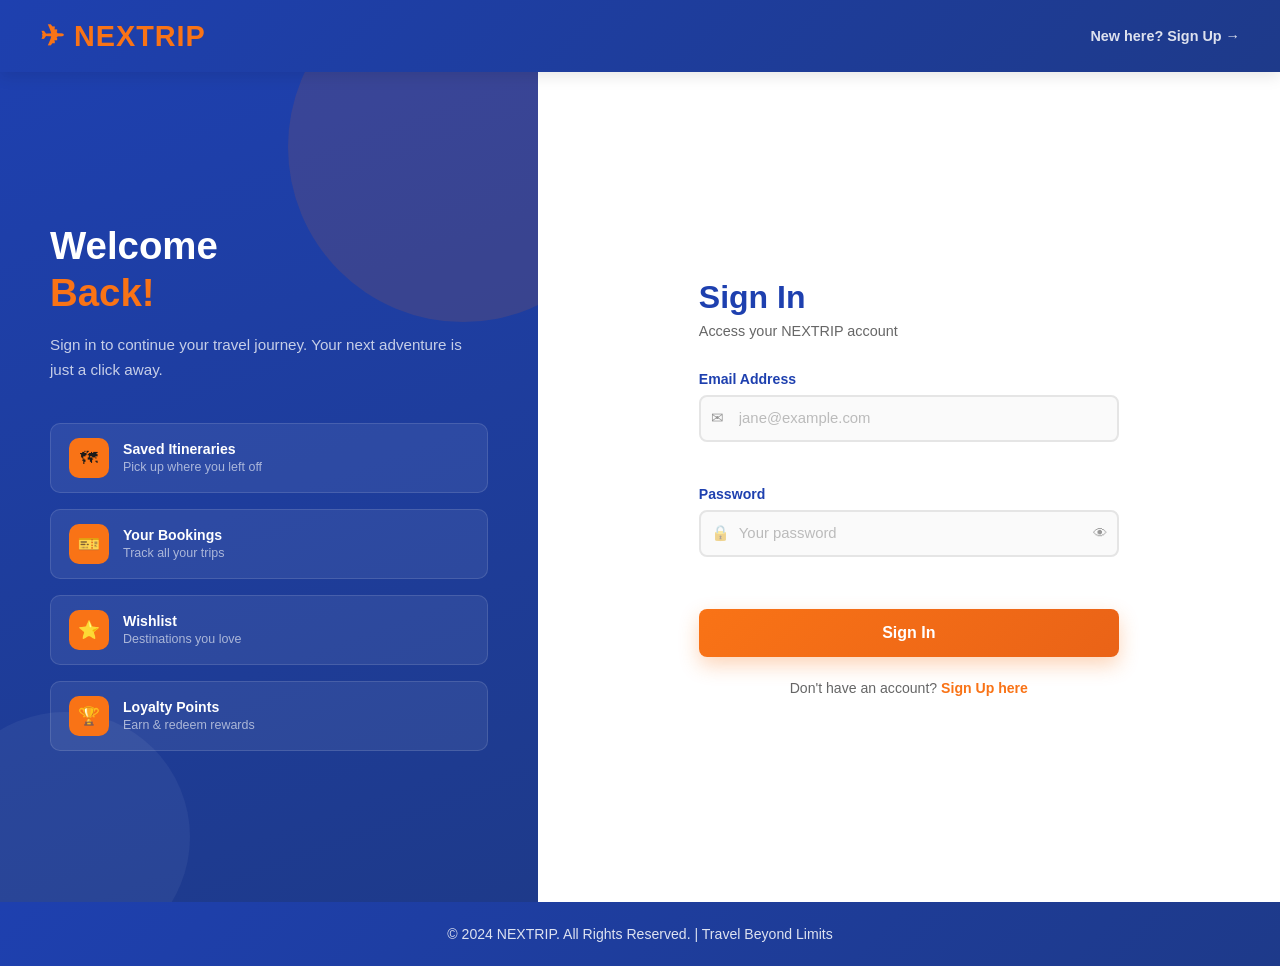
<file: SignIn.html>
<!DOCTYPE html>
<html lang="en">
<head>
    <meta charset="UTF-8">
    <meta name="viewport" content="width=device-width, initial-scale=1.0">
    <title>NEXTRIP - Sign In</title>
    <link href="https://fonts.googleapis.com/css2?family=Poppins:wght@300;400;600;700;800&family=Inter:wght@300;400;600&display=swap" rel="css/stylesheet">
    <style>
        :root {
            --primary: #1e40af;
            --primary-dark: #1e3a8a;
            --secondary: #f97316;
            --secondary-dark: #ea6317;
            --text-dark: #1a1a1a;
            --text-light: #ffffff;
            --bg-light: #f5f5f5;
            --border: #e5e5e5;
            --shadow: 0 4px 15px rgba(0,0,0,0.1);
            --shadow-lg: 0 10px 30px rgba(0,0,0,0.15);
            --error: #dc2626;
            --success: #16a34a;
        }

        * { margin: 0; padding: 0; box-sizing: border-box; }
        html { scroll-behavior: smooth; font-size: 16px; }

        body {
            font-family: 'Inter', sans-serif;
            color: var(--text-dark);
            background: var(--bg-light);
            min-height: 100vh;
            display: flex;
            flex-direction: column;
        }

        a { text-decoration: none; color: inherit; transition: all 0.3s ease; }
        h1, h2, h3 { font-family: 'Poppins', sans-serif; font-weight: 700; }

        /* ── HEADER ── */
        .header {
            background: linear-gradient(135deg, var(--primary) 0%, var(--primary-dark) 100%);
            padding: 1.2rem 2rem;
            position: sticky;
            top: 0;
            z-index: 100;
            box-shadow: var(--shadow);
        }

        .header-inner {
            max-width: 1200px;
            margin: 0 auto;
            display: flex;
            justify-content: space-between;
            align-items: center;
        }

        .brand {
            font-family: 'Poppins', sans-serif;
            font-size: 1.8rem;
            font-weight: 800;
            color: var(--secondary);
            letter-spacing: 1px;
            text-decoration: none;
        }

        .header-link {
            color: rgba(255,255,255,0.85);
            font-size: 0.9rem;
            font-weight: 600;
            transition: color 0.3s;
        }

        .header-link:hover { color: var(--secondary); }

        /* ── MAIN LAYOUT ── */
        .page-wrap {
            flex: 1;
            display: flex;
            align-items: stretch;
            min-height: calc(100vh - 70px);
        }

        /* ── LEFT PANEL ── */
        .left-panel {
            width: 42%;
            background: linear-gradient(160deg, var(--primary) 0%, var(--primary-dark) 100%);
            padding: 60px 50px;
            display: flex;
            flex-direction: column;
            justify-content: center;
            position: relative;
            overflow: hidden;
        }

        .left-panel::before {
            content: '';
            position: absolute;
            width: 350px; height: 350px;
            border-radius: 50%;
            background: rgba(249,115,22,0.12);
            top: -100px; right: -100px;
        }

        .left-panel::after {
            content: '';
            position: absolute;
            width: 250px; height: 250px;
            border-radius: 50%;
            background: rgba(255,255,255,0.05);
            bottom: -60px; left: -60px;
        }

        .left-content { position: relative; z-index: 1; }

        .left-content h2 {
            font-family: 'Poppins', sans-serif;
            font-size: 2.4rem;
            font-weight: 800;
            color: var(--text-light);
            line-height: 1.2;
            margin-bottom: 1rem;
        }

        .left-content h2 span { color: var(--secondary); }

        .left-content p {
            color: rgba(255,255,255,0.75);
            font-size: 0.95rem;
            line-height: 1.7;
            margin-bottom: 2.5rem;
            font-weight: 300;
        }

        .perks { display: flex; flex-direction: column; gap: 1rem; }

        .perk {
            display: flex;
            align-items: center;
            gap: 14px;
            background: rgba(255,255,255,0.07);
            border: 1px solid rgba(255,255,255,0.12);
            border-radius: 10px;
            padding: 14px 18px;
            transition: background 0.3s;
        }

        .perk:hover { background: rgba(255,255,255,0.12); }

        .perk-icon {
            width: 40px; height: 40px;
            background: var(--secondary);
            border-radius: 10px;
            display: flex;
            align-items: center;
            justify-content: center;
            font-size: 1.1rem;
            flex-shrink: 0;
        }

        .perk-text strong {
            display: block;
            font-size: 0.88rem;
            font-weight: 600;
            color: var(--text-light);
        }

        .perk-text span {
            font-size: 0.78rem;
            color: rgba(255,255,255,0.6);
        }

        /* ── RIGHT PANEL ── */
        .right-panel {
            flex: 1;
            display: flex;
            align-items: center;
            justify-content: center;
            padding: 60px 50px;
            background: #ffffff;
        }

        .form-box {
            width: 100%;
            max-width: 420px;
            animation: slideUp 0.5s ease both;
        }

        @keyframes slideUp {
            from { opacity: 0; transform: translateY(30px); }
            to   { opacity: 1; transform: translateY(0); }
        }

        .form-box h1 {
            font-family: 'Poppins', sans-serif;
            font-size: 2rem;
            font-weight: 800;
            color: var(--primary);
            margin-bottom: 0.4rem;
        }

        .form-box .subtitle {
            color: #666;
            font-size: 0.9rem;
            margin-bottom: 2rem;
        }

        /* ── ALERT BOXES ── */
        .alert {
            display: none;
            align-items: center;
            gap: 10px;
            padding: 12px 16px;
            border-radius: 8px;
            font-size: 0.86rem;
            margin-bottom: 1.2rem;
        }

        .alert.show { display: flex; animation: slideUp 0.3s ease; }
        .alert.error  { background: #fef2f2; border: 1px solid #fecaca; color: var(--error); }
        .alert.success { background: #f0fdf4; border: 1px solid #bbf7d0; color: var(--success); }

        /* ── FORM FIELDS ── */
        .form-group { margin-bottom: 1.4rem; }

        .form-group label {
            display: block;
            font-weight: 600;
            color: var(--primary);
            margin-bottom: 0.5rem;
            font-size: 0.88rem;
        }

        .input-wrap { position: relative; }

        .input-wrap .icon {
            position: absolute;
            left: 12px;
            top: 50%;
            transform: translateY(-50%);
            font-size: 0.95rem;
            opacity: 0.45;
            pointer-events: none;
        }

        .input-wrap input {
            width: 100%;
            padding: 0.85rem 0.9rem 0.85rem 38px;
            border: 2px solid var(--border);
            border-radius: 8px;
            font-family: 'Inter', sans-serif;
            font-size: 0.93rem;
            color: var(--text-dark);
            background: #fafafa;
            transition: all 0.3s ease;
            outline: none;
        }

        .input-wrap input::placeholder { color: #bbb; }

        .input-wrap input:focus {
            border-color: var(--secondary);
            background: #fff;
            box-shadow: 0 0 0 3px rgba(249,115,22,0.12);
        }

        .input-wrap input.error {
            border-color: var(--error);
            box-shadow: 0 0 0 3px rgba(220,38,38,0.1);
        }

        .toggle-pw {
            position: absolute;
            right: 12px;
            top: 50%;
            transform: translateY(-50%);
            background: none;
            border: none;
            cursor: pointer;
            font-size: 0.9rem;
            color: #999;
            transition: color 0.2s;
            padding: 0;
        }

        .toggle-pw:hover { color: var(--primary); }

        .error-msg {
            display: block;
            color: var(--error);
            font-size: 0.8rem;
            margin-top: 0.35rem;
            min-height: 1rem;
        }

        /* ── SUBMIT BUTTON ── */
        .btn-submit {
            width: 100%;
            padding: 0.95rem;
            background: linear-gradient(135deg, var(--secondary) 0%, var(--secondary-dark) 100%);
            color: white;
            font-family: 'Poppins', sans-serif;
            font-size: 1rem;
            font-weight: 700;
            border: none;
            border-radius: 8px;
            cursor: pointer;
            margin-top: 0.5rem;
            transition: all 0.3s ease;
            box-shadow: 0 8px 20px rgba(249,115,22,0.3);
            position: relative;
            overflow: hidden;
        }

        .btn-submit:hover {
            transform: translateY(-2px);
            box-shadow: 0 12px 28px rgba(249,115,22,0.4);
        }

        .btn-submit:active { transform: translateY(0); }

        .btn-submit.loading { pointer-events: none; }
        .btn-submit.loading .btn-text { visibility: hidden; }
        .btn-submit.loading::after {
            content: '';
            position: absolute;
            width: 20px; height: 20px;
            border: 2.5px solid rgba(255,255,255,0.3);
            border-top-color: white;
            border-radius: 50%;
            left: 50%; top: 50%;
            transform: translate(-50%, -50%);
            animation: spin 0.7s linear infinite;
        }

        @keyframes spin { to { transform: translate(-50%, -50%) rotate(360deg); } }

        .switch-link {
            text-align: center;
            margin-top: 1.4rem;
            font-size: 0.88rem;
            color: #666;
        }

        .switch-link a {
            color: var(--secondary);
            font-weight: 700;
        }

        .switch-link a:hover { color: var(--secondary-dark); text-decoration: underline; }

        /* ── FOOTER ── */
        .footer {
            background: linear-gradient(135deg, var(--primary) 0%, var(--primary-dark) 100%);
            color: white;
            padding: 1.5rem 2rem;
            text-align: center;
        }

        .footer p { color: rgba(255,255,255,0.85); font-size: 0.88rem; }

        /* ── RESPONSIVE ── */
        @media (max-width: 900px) {
            .left-panel { display: none; }
            .right-panel { padding: 40px 28px; }
        }

        @media (max-width: 480px) {
            .form-box h1 { font-size: 1.6rem; }
            .right-panel { padding: 32px 20px; }
        }
    </style>
</head>
<body>

    <!-- Header -->
    <header class="header">
        <div class="header-inner">
            <a href="index.html" class="brand">✈ NEXTRIP</a>
            <a href="SignUp.html" class="header-link">New here? Sign Up →</a>
        </div>
    </header>

    <!-- Main -->
    <div class="page-wrap">

        <!-- Left Panel -->
        <div class="left-panel">
            <div class="left-content">
                <h2>Welcome<br><span>Back!</span></h2>
                <p>Sign in to continue your travel journey. Your next adventure is just a click away.</p>
                <div class="perks">
                    <div class="perk">
                        <div class="perk-icon">🗺</div>
                        <div class="perk-text">
                            <strong>Saved Itineraries</strong>
                            <span>Pick up where you left off</span>
                        </div>
                    </div>
                    <div class="perk">
                        <div class="perk-icon">🎫</div>
                        <div class="perk-text">
                            <strong>Your Bookings</strong>
                            <span>Track all your trips</span>
                        </div>
                    </div>
                    <div class="perk">
                        <div class="perk-icon">⭐</div>
                        <div class="perk-text">
                            <strong>Wishlist</strong>
                            <span>Destinations you love</span>
                        </div>
                    </div>
                    <div class="perk">
                        <div class="perk-icon">🏆</div>
                        <div class="perk-text">
                            <strong>Loyalty Points</strong>
                            <span>Earn & redeem rewards</span>
                        </div>
                    </div>
                </div>
            </div>
        </div>

        <!-- Right Panel -->
        <div class="right-panel">
            <div class="form-box">
                <h1>Sign In</h1>
                <p class="subtitle">Access your NEXTRIP account</p>

                <div class="alert error" id="errorAlert">⚠ <span id="errorMsg"></span></div>
                <div class="alert success" id="successAlert">✓ Login successful! Redirecting to your dashboard…</div>

                <div class="form-group">
                    <label for="email">Email Address</label>
                    <div class="input-wrap">
                        <span class="icon">✉</span>
                        <input type="email" id="email" placeholder="jane@example.com">
                    </div>
                    <span class="error-msg" id="emailError"></span>
                </div>

                <div class="form-group">
                    <label for="password">Password</label>
                    <div class="input-wrap">
                        <span class="icon">🔒</span>
                        <input type="password" id="password" placeholder="Your password">
                        <button class="toggle-pw" type="button" onclick="togglePw('password', this)">👁</button>
                    </div>
                    <span class="error-msg" id="passwordError"></span>
                </div>

                <button class="btn-submit" id="submitBtn" onclick="handleSignIn()">
                    <span class="btn-text">Sign In</span>
                </button>

                <div class="switch-link">
                    Don't have an account? <a href="SignUp.html">Sign Up here</a>
                </div>
            </div>
        </div>

    </div>

    <!-- Footer -->
    <footer class="footer">
        <p>© 2024 NEXTRIP. All Rights Reserved. | Travel Beyond Limits</p>
    </footer>

    <script>
        // Pre-fill email if coming from SignUp
        window.addEventListener('DOMContentLoaded', () => {
            const params = new URLSearchParams(window.location.search);
            const email = params.get('email');
            if (email) {
                document.getElementById('email').value = decodeURIComponent(email);
                document.getElementById('password').focus();
            }
        });

        function togglePw(id, btn) {
            const inp = document.getElementById(id);
            inp.type = inp.type === 'password' ? 'text' : 'password';
            btn.textContent = inp.type === 'password' ? '👁' : '🙈';
        }

        function setError(inputId, errId, msg) {
            const inp = document.getElementById(inputId);
            const err = document.getElementById(errId);
            if (msg) {
                inp.classList.add('error');
                err.textContent = msg;
                return true;
            } else {
                inp.classList.remove('error');
                err.textContent = '';
                return false;
            }
        }

        function handleSignIn() {
            document.getElementById('errorAlert').classList.remove('show');
            document.getElementById('successAlert').classList.remove('show');

            const email = document.getElementById('email').value.trim();
            const pass  = document.getElementById('password').value;

            let hasError = false;
            hasError |= setError('email',    'emailError',    !email || !/\S+@\S+\.\S+/.test(email) ? 'Enter a valid email address' : '');
            hasError |= setError('password', 'passwordError', !pass ? 'Please enter your password' : '');
            if (hasError) return;

            const btn = document.getElementById('submitBtn');
            btn.classList.add('loading');

            setTimeout(() => {
                btn.classList.remove('loading');
                const users = JSON.parse(localStorage.getItem('nextrip_users') || '{}');
                const user  = users[email];

                if (!user || user.pass !== pass) {
                    document.getElementById('errorMsg').textContent = 'Incorrect email or password. Please try again.';
                    document.getElementById('errorAlert').classList.add('show');
                    return;
                }

                // Save logged-in user
                localStorage.setItem('nextrip_current_user', JSON.stringify(user));

                document.getElementById('successAlert').classList.add('show');

                // Redirect to main page after 1.2s
                setTimeout(() => {
                    window.location.href = 'index.html';
                }, 1200);
            }, 1000);
        }

        // Allow Enter key to submit
        document.addEventListener('keydown', e => {
            if (e.key === 'Enter') handleSignIn();
        });
    </script>
</body>
</html>
</file>
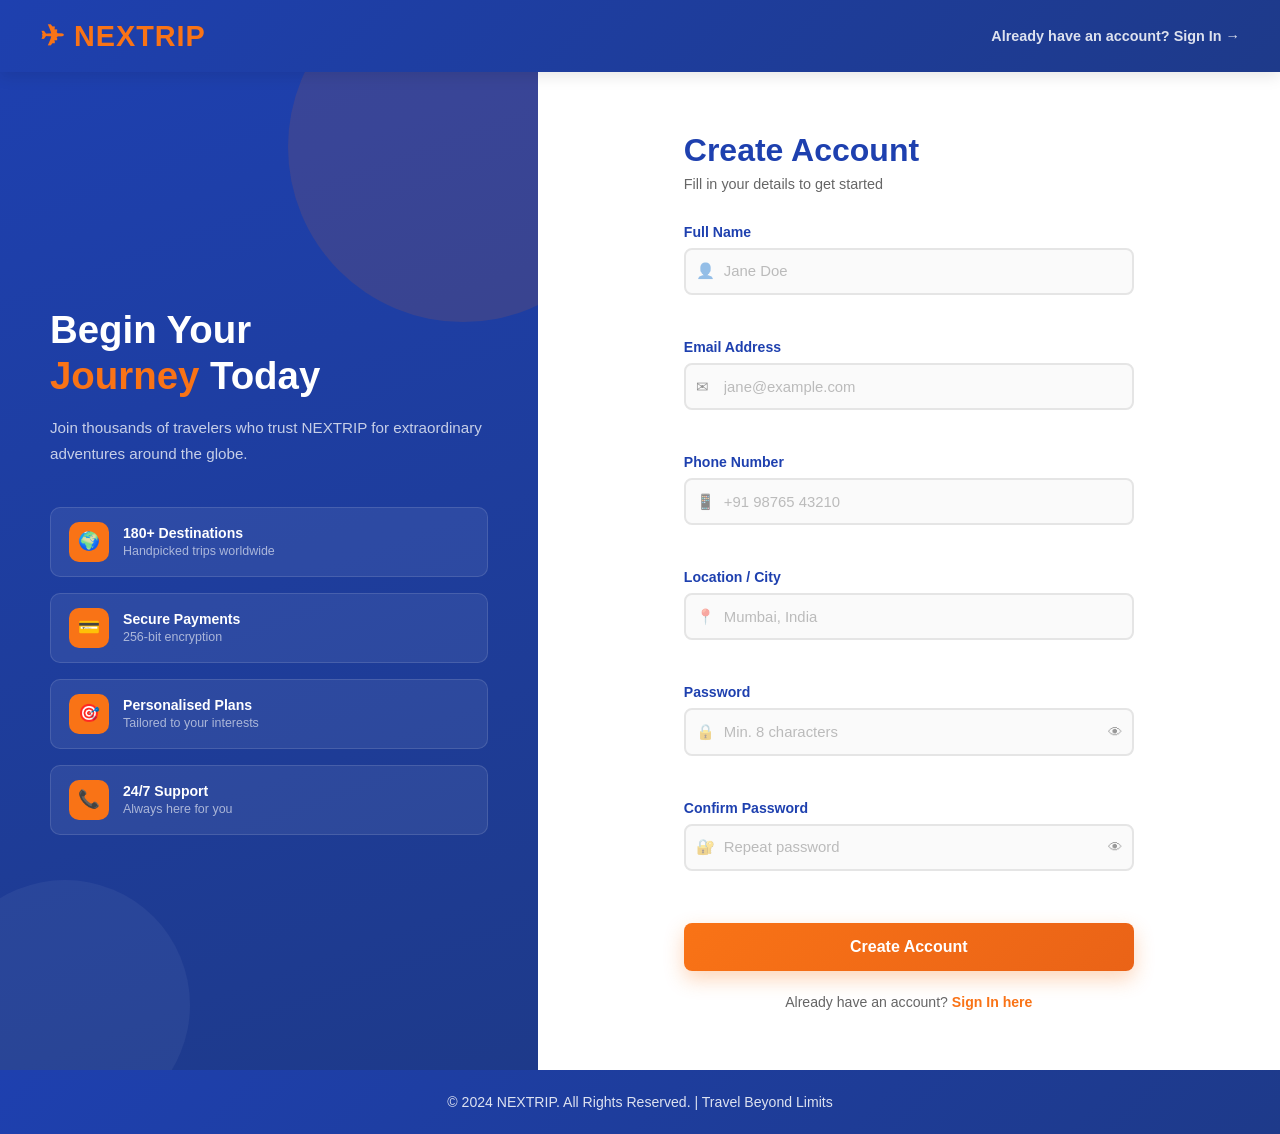
<file: SignUp.html>
<!DOCTYPE html>
<html lang="en">
<head>
    <meta charset="UTF-8">
    <meta name="viewport" content="width=device-width, initial-scale=1.0">
    <title>NEXTRIP - Create Account</title>
    <link href="https://fonts.googleapis.com/css2?family=Poppins:wght@300;400;600;700;800&family=Inter:wght@300;400;600&display=swap" rel="css/stylesheet">
    <style>
        :root {
            --primary: #1e40af;
            --primary-dark: #1e3a8a;
            --secondary: #f97316;
            --secondary-dark: #ea6317;
            --text-dark: #1a1a1a;
            --text-light: #ffffff;
            --bg-light: #f5f5f5;
            --border: #e5e5e5;
            --shadow: 0 4px 15px rgba(0,0,0,0.1);
            --shadow-lg: 0 10px 30px rgba(0,0,0,0.15);
            --error: #dc2626;
            --success: #16a34a;
        }

        * { margin: 0; padding: 0; box-sizing: border-box; }

        html { scroll-behavior: smooth; font-size: 16px; }

        body {
            font-family: 'Inter', sans-serif;
            color: var(--text-dark);
            background: var(--bg-light);
            min-height: 100vh;
            display: flex;
            flex-direction: column;
        }

        a { text-decoration: none; color: inherit; transition: all 0.3s ease; }
        h1, h2, h3 { font-family: 'Poppins', sans-serif; font-weight: 700; }

        /* ── HEADER ── */
        .header {
            background: linear-gradient(135deg, var(--primary) 0%, var(--primary-dark) 100%);
            padding: 1.2rem 2rem;
            position: sticky;
            top: 0;
            z-index: 100;
            box-shadow: var(--shadow);
        }

        .header-inner {
            max-width: 1200px;
            margin: 0 auto;
            display: flex;
            justify-content: space-between;
            align-items: center;
        }

        .brand {
            font-family: 'Poppins', sans-serif;
            font-size: 1.8rem;
            font-weight: 800;
            color: var(--secondary);
            letter-spacing: 1px;
            text-decoration: none;
        }

        .header-link {
            color: rgba(255,255,255,0.85);
            font-size: 0.9rem;
            font-weight: 600;
            transition: color 0.3s;
        }

        .header-link:hover { color: var(--secondary); }

        /* ── MAIN LAYOUT ── */
        .page-wrap {
            flex: 1;
            display: flex;
            align-items: stretch;
            min-height: calc(100vh - 70px);
        }

        /* ── LEFT PANEL ── */
        .left-panel {
            width: 42%;
            background: linear-gradient(160deg, var(--primary) 0%, var(--primary-dark) 100%);
            padding: 60px 50px;
            display: flex;
            flex-direction: column;
            justify-content: center;
            position: relative;
            overflow: hidden;
        }

        .left-panel::before {
            content: '';
            position: absolute;
            width: 350px; height: 350px;
            border-radius: 50%;
            background: rgba(249,115,22,0.12);
            top: -100px; right: -100px;
        }

        .left-panel::after {
            content: '';
            position: absolute;
            width: 250px; height: 250px;
            border-radius: 50%;
            background: rgba(255,255,255,0.05);
            bottom: -60px; left: -60px;
        }

        .left-content { position: relative; z-index: 1; }

        .left-content h2 {
            font-family: 'Poppins', sans-serif;
            font-size: 2.4rem;
            font-weight: 800;
            color: var(--text-light);
            line-height: 1.2;
            margin-bottom: 1rem;
        }

        .left-content h2 span { color: var(--secondary); }

        .left-content p {
            color: rgba(255,255,255,0.75);
            font-size: 0.95rem;
            line-height: 1.7;
            margin-bottom: 2.5rem;
            font-weight: 300;
        }

        .perks { display: flex; flex-direction: column; gap: 1rem; }

        .perk {
            display: flex;
            align-items: center;
            gap: 14px;
            background: rgba(255,255,255,0.07);
            border: 1px solid rgba(255,255,255,0.12);
            border-radius: 10px;
            padding: 14px 18px;
            transition: background 0.3s;
        }

        .perk:hover { background: rgba(255,255,255,0.12); }

        .perk-icon {
            width: 40px; height: 40px;
            background: var(--secondary);
            border-radius: 10px;
            display: flex;
            align-items: center;
            justify-content: center;
            font-size: 1.1rem;
            flex-shrink: 0;
        }

        .perk-text strong {
            display: block;
            font-size: 0.88rem;
            font-weight: 600;
            color: var(--text-light);
        }

        .perk-text span {
            font-size: 0.78rem;
            color: rgba(255,255,255,0.6);
        }

        /* ── RIGHT PANEL (FORM) ── */
        .right-panel {
            flex: 1;
            display: flex;
            align-items: center;
            justify-content: center;
            padding: 60px 50px;
            background: #ffffff;
        }

        .form-box {
            width: 100%;
            max-width: 450px;
            animation: slideUp 0.5s ease both;
        }

        @keyframes slideUp {
            from { opacity: 0; transform: translateY(30px); }
            to   { opacity: 1; transform: translateY(0); }
        }

        .form-box h1 {
            font-family: 'Poppins', sans-serif;
            font-size: 2rem;
            font-weight: 800;
            color: var(--primary);
            margin-bottom: 0.4rem;
        }

        .form-box .subtitle {
            color: #666;
            font-size: 0.9rem;
            margin-bottom: 2rem;
            font-weight: 400;
        }

        /* ── FORM FIELDS ── */
        .form-group { margin-bottom: 1.4rem; }

        .form-group label {
            display: block;
            font-weight: 600;
            color: var(--primary);
            margin-bottom: 0.5rem;
            font-size: 0.88rem;
        }

        .input-wrap { position: relative; }

        .input-wrap .icon {
            position: absolute;
            left: 12px;
            top: 50%;
            transform: translateY(-50%);
            font-size: 0.95rem;
            opacity: 0.45;
            pointer-events: none;
        }

        .input-wrap input {
            width: 100%;
            padding: 0.85rem 0.9rem 0.85rem 38px;
            border: 2px solid var(--border);
            border-radius: 8px;
            font-family: 'Inter', sans-serif;
            font-size: 0.93rem;
            color: var(--text-dark);
            background: #fafafa;
            transition: all 0.3s ease;
            outline: none;
        }

        .input-wrap input::placeholder { color: #bbb; }

        .input-wrap input:focus {
            border-color: var(--secondary);
            background: #fff;
            box-shadow: 0 0 0 3px rgba(249,115,22,0.12);
        }

        .input-wrap input.error {
            border-color: var(--error);
            box-shadow: 0 0 0 3px rgba(220,38,38,0.1);
        }

        .toggle-pw {
            position: absolute;
            right: 12px;
            top: 50%;
            transform: translateY(-50%);
            background: none;
            border: none;
            cursor: pointer;
            font-size: 0.9rem;
            color: #999;
            transition: color 0.2s;
            padding: 0;
        }

        .toggle-pw:hover { color: var(--primary); }

        .error-msg {
            display: block;
            color: var(--error);
            font-size: 0.8rem;
            margin-top: 0.35rem;
            min-height: 1rem;
        }

        /* ── SUBMIT BUTTON ── */
        .btn-submit {
            width: 100%;
            padding: 0.95rem;
            background: linear-gradient(135deg, var(--secondary) 0%, var(--secondary-dark) 100%);
            color: white;
            font-family: 'Poppins', sans-serif;
            font-size: 1rem;
            font-weight: 700;
            border: none;
            border-radius: 8px;
            cursor: pointer;
            margin-top: 0.5rem;
            transition: all 0.3s ease;
            box-shadow: 0 8px 20px rgba(249,115,22,0.3);
            position: relative;
            overflow: hidden;
        }

        .btn-submit:hover {
            transform: translateY(-2px);
            box-shadow: 0 12px 28px rgba(249,115,22,0.4);
        }

        .btn-submit:active { transform: translateY(0); }

        .btn-submit.loading { pointer-events: none; }
        .btn-submit.loading .btn-text { visibility: hidden; }
        .btn-submit.loading::after {
            content: '';
            position: absolute;
            width: 20px; height: 20px;
            border: 2.5px solid rgba(255,255,255,0.3);
            border-top-color: white;
            border-radius: 50%;
            left: 50%; top: 50%;
            transform: translate(-50%, -50%);
            animation: spin 0.7s linear infinite;
        }

        @keyframes spin { to { transform: translate(-50%, -50%) rotate(360deg); } }

        .switch-link {
            text-align: center;
            margin-top: 1.4rem;
            font-size: 0.88rem;
            color: #666;
        }

        .switch-link a {
            color: var(--secondary);
            font-weight: 700;
            cursor: pointer;
        }

        .switch-link a:hover { color: var(--secondary-dark); text-decoration: underline; }

        /* ── FOOTER ── */
        .footer {
            background: linear-gradient(135deg, var(--primary) 0%, var(--primary-dark) 100%);
            color: white;
            padding: 1.5rem 2rem;
            text-align: center;
        }

        .footer p { color: rgba(255,255,255,0.85); font-size: 0.88rem; }

        /* ── RESPONSIVE ── */
        @media (max-width: 900px) {
            .left-panel { display: none; }
            .right-panel { padding: 40px 28px; }
        }

        @media (max-width: 480px) {
            .form-box h1 { font-size: 1.6rem; }
            .right-panel { padding: 32px 20px; }
        }
    </style>
</head>
<body>

    <!-- Header -->
    <header class="header">
        <div class="header-inner">
            <a href="index.html" class="brand">✈ NEXTRIP</a>
            <a href="SignIn.html" class="header-link">Already have an account? Sign In →</a>
        </div>
    </header>

    <!-- Main -->
    <div class="page-wrap">

        <!-- Left Panel -->
        <div class="left-panel">
            <div class="left-content">
                <h2>Begin Your<br><span>Journey</span> Today</h2>
                <p>Join thousands of travelers who trust NEXTRIP for extraordinary adventures around the globe.</p>
                <div class="perks">
                    <div class="perk">
                        <div class="perk-icon">🌍</div>
                        <div class="perk-text">
                            <strong>180+ Destinations</strong>
                            <span>Handpicked trips worldwide</span>
                        </div>
                    </div>
                    <div class="perk">
                        <div class="perk-icon">💳</div>
                        <div class="perk-text">
                            <strong>Secure Payments</strong>
                            <span>256-bit encryption</span>
                        </div>
                    </div>
                    <div class="perk">
                        <div class="perk-icon">🎯</div>
                        <div class="perk-text">
                            <strong>Personalised Plans</strong>
                            <span>Tailored to your interests</span>
                        </div>
                    </div>
                    <div class="perk">
                        <div class="perk-icon">📞</div>
                        <div class="perk-text">
                            <strong>24/7 Support</strong>
                            <span>Always here for you</span>
                        </div>
                    </div>
                </div>
            </div>
        </div>

        <!-- Right Panel (Form) -->
        <div class="right-panel">
            <div class="form-box">
                <h1>Create Account</h1>
                <p class="subtitle">Fill in your details to get started</p>

                <div class="form-group">
                    <label for="name">Full Name</label>
                    <div class="input-wrap">
                        <span class="icon">👤</span>
                        <input type="text" id="name" placeholder="Jane Doe">
                    </div>
                    <span class="error-msg" id="nameError"></span>
                </div>

                <div class="form-group">
                    <label for="email">Email Address</label>
                    <div class="input-wrap">
                        <span class="icon">✉</span>
                        <input type="email" id="email" placeholder="jane@example.com">
                    </div>
                    <span class="error-msg" id="emailError"></span>
                </div>

                <div class="form-group">
                    <label for="phone">Phone Number</label>
                    <div class="input-wrap">
                        <span class="icon">📱</span>
                        <input type="tel" id="phone" placeholder="+91 98765 43210">
                    </div>
                    <span class="error-msg" id="phoneError"></span>
                </div>

                <div class="form-group">
                    <label for="city">Location / City</label>
                    <div class="input-wrap">
                        <span class="icon">📍</span>
                        <input type="text" id="city" placeholder="Mumbai, India">
                    </div>
                    <span class="error-msg" id="cityError"></span>
                </div>

                <div class="form-group">
                    <label for="password">Password</label>
                    <div class="input-wrap">
                        <span class="icon">🔒</span>
                        <input type="password" id="password" placeholder="Min. 8 characters">
                        <button class="toggle-pw" type="button" onclick="togglePw('password', this)">👁</button>
                    </div>
                    <span class="error-msg" id="passwordError"></span>
                </div>

                <div class="form-group">
                    <label for="confirm">Confirm Password</label>
                    <div class="input-wrap">
                        <span class="icon">🔐</span>
                        <input type="password" id="confirm" placeholder="Repeat password">
                        <button class="toggle-pw" type="button" onclick="togglePw('confirm', this)">👁</button>
                    </div>
                    <span class="error-msg" id="confirmError"></span>
                </div>

                <button class="btn-submit" id="submitBtn" onclick="handleSignUp()">
                    <span class="btn-text">Create Account</span>
                </button>

                <div class="switch-link">
                    Already have an account? <a href="SignIn.html">Sign In here</a>
                </div>
            </div>
        </div>

    </div>

    <!-- Footer -->
    <footer class="footer">
        <p>© 2024 NEXTRIP. All Rights Reserved. | Travel Beyond Limits</p>
    </footer>

    <script>
        function togglePw(id, btn) {
            const inp = document.getElementById(id);
            inp.type = inp.type === 'password' ? 'text' : 'password';
            btn.textContent = inp.type === 'password' ? '👁' : '🙈';
        }

        function setError(inputId, errId, msg) {
            const inp = document.getElementById(inputId);
            const err = document.getElementById(errId);
            if (msg) {
                inp.classList.add('error');
                err.textContent = msg;
                return true;
            } else {
                inp.classList.remove('error');
                err.textContent = '';
                return false;
            }
        }

        function handleSignUp() {
            const name    = document.getElementById('name').value.trim();
            const email   = document.getElementById('email').value.trim();
            const phone   = document.getElementById('phone').value.trim();
            const city    = document.getElementById('city').value.trim();
            const pass    = document.getElementById('password').value;
            const confirm = document.getElementById('confirm').value;

            let hasError = false;

            hasError |= setError('name',     'nameError',     !name || name.length < 3 ? 'Please enter your full name (min. 3 chars)' : '');
            hasError |= setError('email',    'emailError',    !email || !/\S+@\S+\.\S+/.test(email) ? 'Enter a valid email address' : '');
            hasError |= setError('phone',    'phoneError',    !phone || phone.length < 7 ? 'Enter a valid phone number' : '');
            hasError |= setError('city',     'cityError',     !city ? 'Please enter your city' : '');
            hasError |= setError('password', 'passwordError', !pass || pass.length < 8 ? 'Password must be at least 8 characters' : '');
            hasError |= setError('confirm',  'confirmError',  pass !== confirm ? 'Passwords do not match' : '');

            if (hasError) return;

            // Save user to localStorage for SignIn to verify
            const users = JSON.parse(localStorage.getItem('nextrip_users') || '{}');
            if (users[email]) {
                setError('email', 'emailError', 'An account with this email already exists');
                return;
            }

            const btn = document.getElementById('submitBtn');
            btn.classList.add('loading');

            setTimeout(() => {
                users[email] = { name, email, phone, city, pass };
                localStorage.setItem('nextrip_users', JSON.stringify(users));
                btn.classList.remove('loading');
                // Redirect to SignIn with email pre-filled
                window.location.href = 'SignIn.html?email=' + encodeURIComponent(email);
            }, 1200);
        }

        // Allow Enter key to submit
        document.addEventListener('keydown', e => {
            if (e.key === 'Enter') handleSignUp();
        });
    </script>
</body>
</html>
</file>
